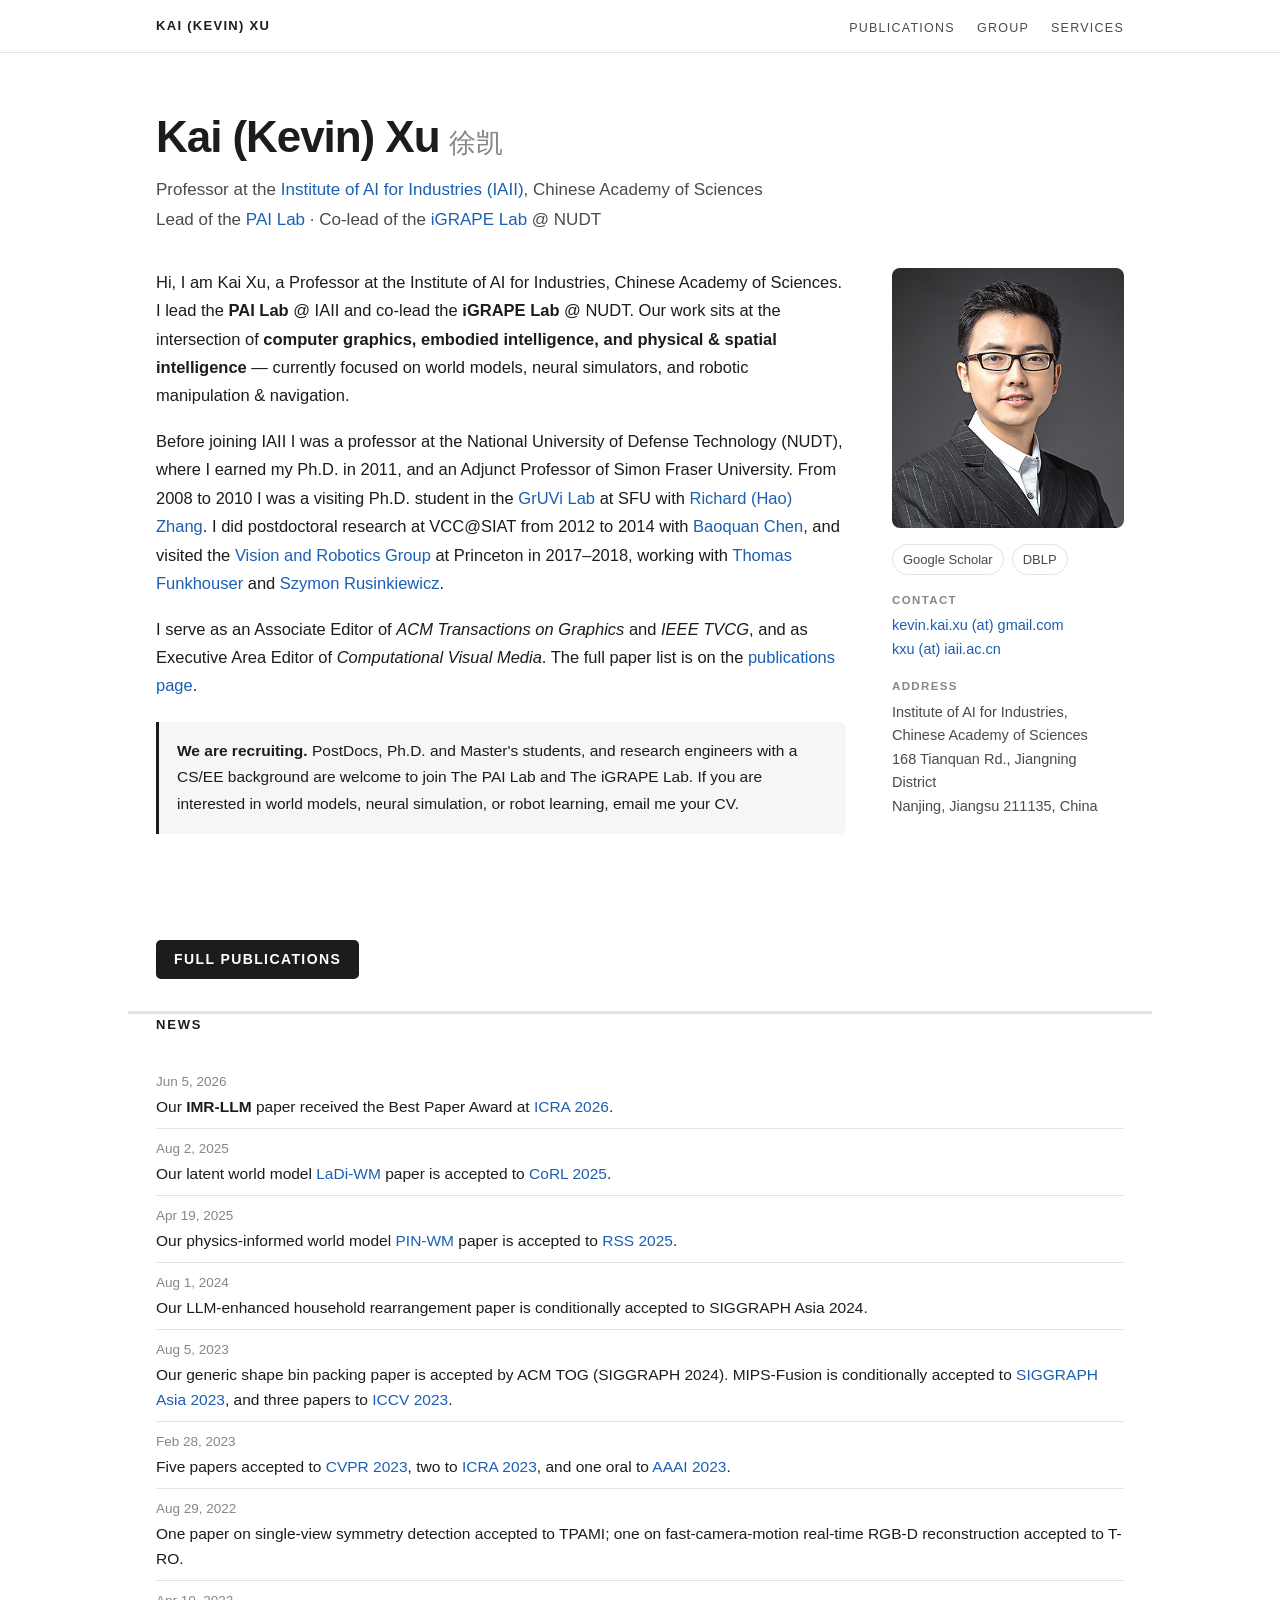
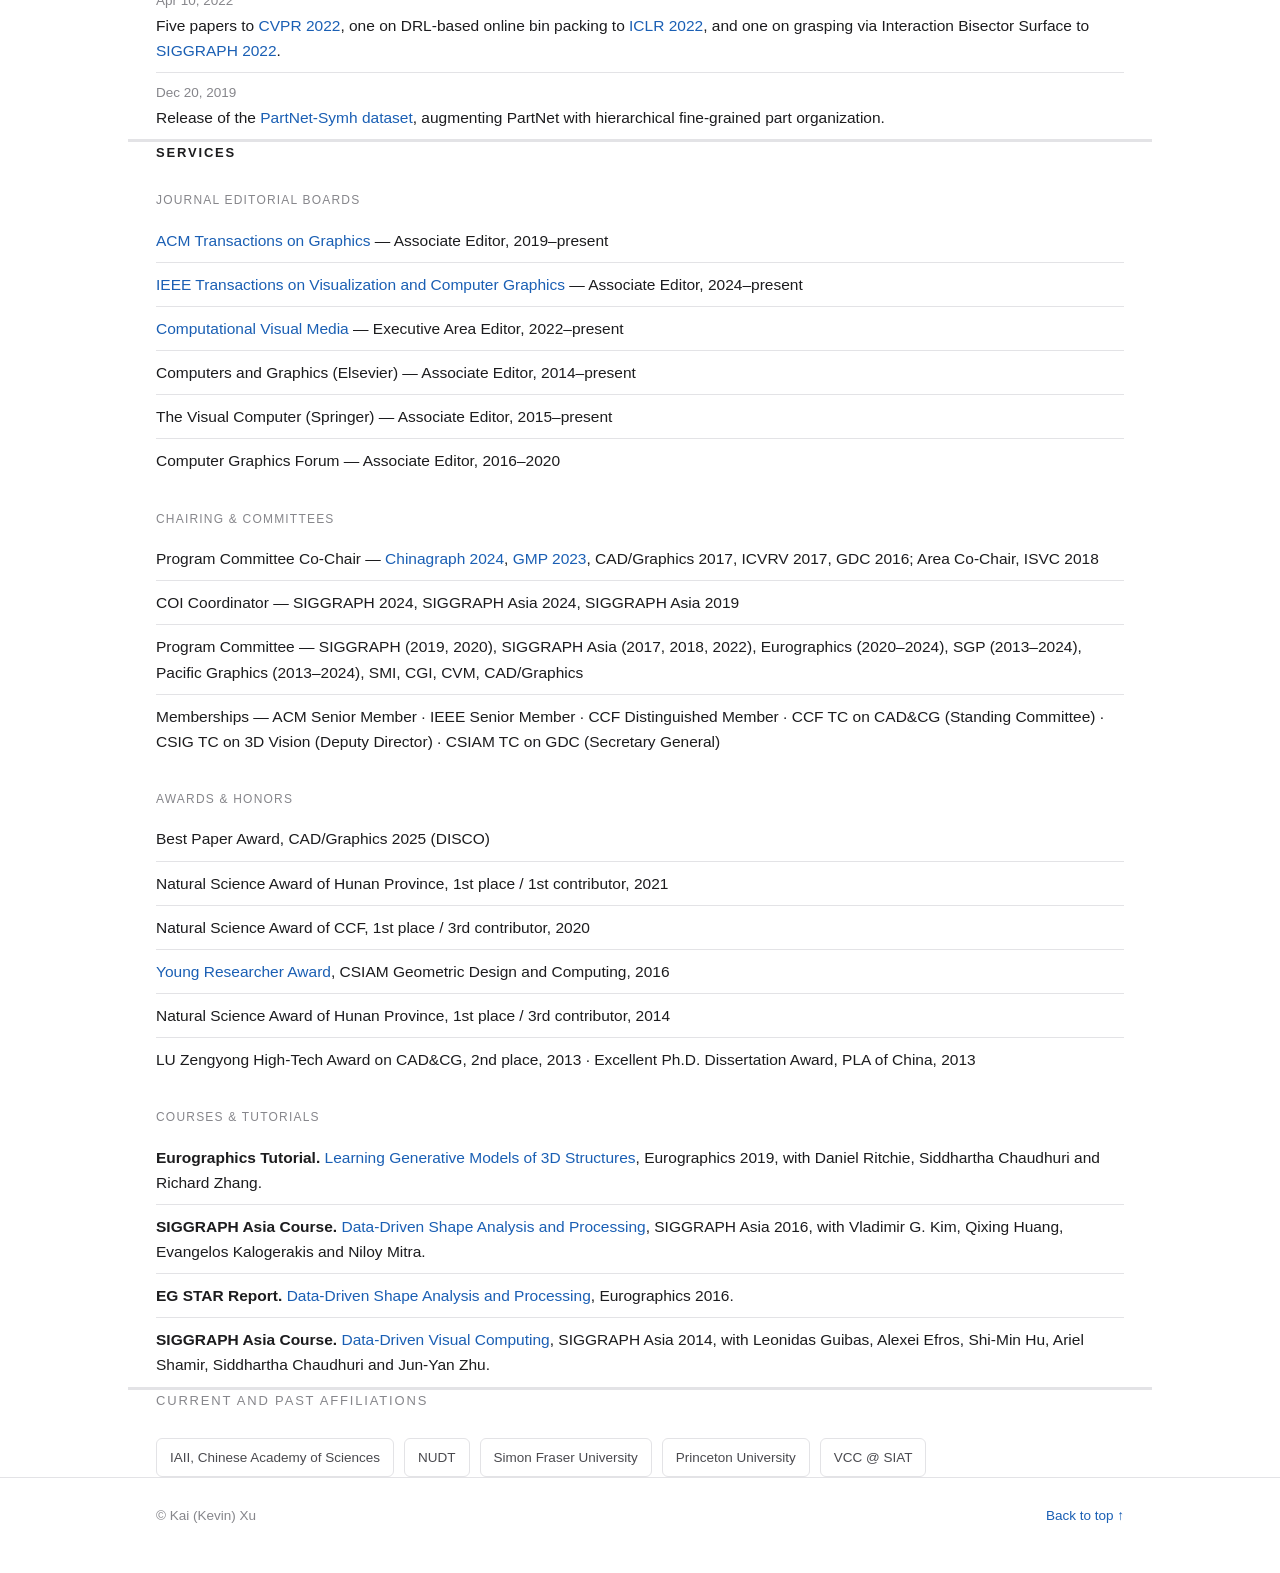
<file: index.html>
<!DOCTYPE html>
<!-- Kai (Kevin) Xu — homepage. Style ref: https://hangzhaomit.github.io/
     Paths are relative and assume this file sits at the site root next to
     style.css, images/, papers/, projects/, publications.html, group.html. -->
<html lang="en">
<head>
<meta charset="utf-8">
<meta name="viewport" content="width=device-width, initial-scale=1">
<title>Kai (Kevin) Xu</title>
<meta name="author" content="Kai (Kevin) Xu">
<meta name="description" content="Kai (Kevin) Xu — Professor at the Institute of AI for Industries (IAII), Chinese Academy of Sciences. Lead of the PAI Lab, co-lead of the iGRAPE Lab @ NUDT. Computer graphics, embodied intelligence, world models and robotic manipulation.">
<meta property="og:type" content="website">
<meta property="og:title" content="Kai (Kevin) Xu">
<meta property="og:description" content="Professor at IAII, Chinese Academy of Sciences. Computer graphics, embodied intelligence, world models, robotic manipulation and navigation.">
<meta property="og:url" content="https://kevinkaixu.net/">
<meta property="og:image" content="https://kevinkaixu.net/images/kevinxu.jpg">
<link rel="stylesheet" href="style.css">
</head>
<body>

<a id="top"></a>

<nav class="nav">
  <div class="wrap">
    <a class="home" href="index.html">Kai (Kevin) Xu</a>
    <ul>
      <li><a href="publications.html">Publications</a></li>
      <li><a href="group.html">Group</a></li>
      <li><a href="#services">Services</a></li>
    </ul>
  </div>
</nav>

<!-- ===================== HERO ===================== -->
<header class="wrap hero">
  <h1>Kai (Kevin) Xu<span class="cn">徐凯</span></h1>
  <div class="role">
    Professor at the <a href="https://iaii.cas.cn/">Institute of AI for Industries (IAII)</a>, Chinese Academy of Sciences<br>
    Lead of the <a href="group.html">PAI Lab</a> · Co-lead of the <a href="group.html">iGRAPE Lab</a> @ NUDT
  </div>

  <div class="split">
    <div class="bio">
      <p>Hi, I am Kai Xu, a Professor at the Institute of AI for Industries, Chinese Academy of Sciences. I lead the <strong>PAI Lab</strong> @ IAII and co-lead the <strong>iGRAPE Lab</strong> @ NUDT. Our work sits at the intersection of <strong>computer graphics, embodied intelligence, and physical &amp; spatial intelligence</strong> — currently focused on world models, neural simulators, and robotic manipulation &amp; navigation.</p>

      <p>Before joining IAII I was a professor at the National University of Defense Technology (NUDT), where I earned my Ph.D. in 2011, and an Adjunct Professor of Simon Fraser University. From 2008 to 2010 I was a visiting Ph.D. student in the <a href="http://gruvi.cs.sfu.ca/">GrUVi Lab</a> at SFU with <a href="http://www.cs.sfu.ca/~haoz/">Richard (Hao) Zhang</a>. I did postdoctoral research at VCC@SIAT from 2012 to 2014 with <a href="http://www.cs.sdu.edu.cn/~baoquan/">Baoquan Chen</a>, and visited the <a href="http://3dvision.princeton.edu/">Vision and Robotics Group</a> at Princeton in 2017–2018, working with <a href="https://www.cs.princeton.edu/~funk/">Thomas Funkhouser</a> and <a href="http://www.cs.princeton.edu/~smr/">Szymon Rusinkiewicz</a>.</p>

      <p>I serve as an Associate Editor of <em>ACM Transactions on Graphics</em> and <em>IEEE TVCG</em>, and as Executive Area Editor of <em>Computational Visual Media</em>. The full paper list is on the <a href="publications.html">publications page</a>.</p>

      <div class="recruit">
        <strong>We are recruiting.</strong> PostDocs, Ph.D. and Master's students, and research engineers with a CS/EE background are welcome to join The PAI Lab and The iGRAPE Lab. If you are interested in world models, neural simulation, or robot learning, email me your CV.
      </div>
    </div>

    <aside class="card">
      <img class="portrait" src="images/kevinxu.jpg" alt="Portrait of Kai Xu">
      <div class="meta">
        <div class="links" style="margin-top:12px">
          <a href="http://scholar.google.ca/citations?user=GuVkg-8AAAAJ&amp;hl=en">Google Scholar</a>
          <a href="https://dblp.org/pid/x/KaiXu4.html">DBLP</a>
        </div>

        <h4>Contact</h4>
        <a href="mailto:kevin.kai.xu@gmail.com">kevin.kai.xu (at) gmail.com</a><br>
        <a href="mailto:kxu@iaii.ac.cn">kxu (at) iaii.ac.cn</a>

        <h4>Address</h4>
        Institute of AI for Industries,<br>
        Chinese Academy of Sciences<br>
        168 Tianquan Rd., Jiangning District<br>
        Nanjing, Jiangsu 211135, China
      </div>
    </aside>
  </div>
</header>

<!-- ===================== PROJECTS ===================== -->
<!--
<section class="wrap" id="projects">
  <div class="h2">Selected Projects</div>

  <div class="proj">
    <img src="images/proj_thumbnail_SAFE-EQA.png" alt="SAFE-EQA semantic-aware embodied question answering">
    <div>
      <div class="t">SAFE-EQA: Semantic-Aware Efficient Exploration for Embodied Question Answering</div>
      <div class="a"><span class="me">Kai Xu</span> et al.</div>
      <span class="venue">ECCV 2026</span>
      <div class="q">“Guide embodied agents toward question-relevant regions by combining semantic maps, efficient exploration, and VLM reasoning.”</div>
      <div class="lk"><a href="https://media.eventhosts.cc/Conferences/ECCV2026/pdfs/9929.pdf">Paper</a></div>
    </div>
  </div>

  <div class="proj">
    <img src="images/proj_thumbnail_HoloTetSphere.png" alt="HoloTetSphere unified tetrahedral mesh reconstruction">
    <div>
      <div class="t">HoloTetSphere: Unified TetSphere Mesh Reconstruction for Physical Simulations</div>
      <div class="a">YaQiao Dai, Renjiao Yi, Zhirui Gao, Wei Chen, <span class="me">Kai Xu</span>, Chenyang Zhu</div>
      <span class="venue">ECCV 2026</span>
      <div class="q">“Topology-adaptive reconstruction of unified, single-connected tetrahedral meshes for reliable downstream physical simulation.”</div>
      <div class="lk">
        <a href="https://arxiv.org/abs/2607.08398">Paper</a>
      </div>
    </div>
  </div>

  <div class="proj">
    <img src="images/thumbs/wang_arxiv26.jpg" alt="RoboBPP benchmark">
    <div>
      <div class="t">RoboBPP: Benchmarking Robotic Online Bin Packing with Physics-based Simulation</div>
      <div class="a">Zhoufeng Wang, Hang Zhao, Juzhan Xu, Shishun Zhang, Zeyu Xiong, Ruizhen Hu, Chenyang Zhu, Zecui Zeng, <span class="me">Kai Xu</span></div>
      <span class="venue">Submitted 2026</span>
      <div class="q">“A physics-based benchmark that finally asks whether a packing plan is <em>physically</em> feasible.”</div>
      <div class="lk">
        <a href="https://www.arxiv.org/pdf/2512.04415">Paper</a>
        <a href="https://robot-bin-packing-benchmark.github.io/">Benchmark &amp; Leaderboard</a>
      </div>
    </div>
  </div>

  <div class="proj">
    <img src="images/thumbs/xu_survey26.jpg" alt="World models survey">
    <div>
      <div class="t">From Specialist to Generalist: A Comprehensive Survey on World Models</div>
      <div class="a"><span class="me">Kai Xu</span>, Hang Zhao, Ruizhen Hu, Yuhang Huang, Ziqiao Zhou, Wancheng Feng, Li Yi, Sida Peng, et al.</div>
      <span class="venue">Computational Visual Media 2026</span>
      <div class="q">“Specialist and generalist world models must coexist — precision and generalization pull in opposite directions.”</div>
      <div class="lk"><a href="https://www.techrxiv.org/users/1013287/articles/1375838-from-specialist-to-generalist-a-comprehensive-survey-on-world-models">Paper</a></div>
    </div>
  </div>

  <div class="proj">
    <img src="images/thumbs/li_rss25.jpg" alt="PIN-WM">
    <div>
      <div class="t">PIN-WM: Learning Physics-INformed World Models for Non-Prehensile Manipulation</div>
      <div class="a">Wenxuan Li, Hang Zhao, Zhiyuan Yu, Yu Du, Qin Zou, Ruizhen Hu, <span class="me">Kai Xu</span></div>
      <span class="venue">RSS 2025</span>
      <div class="q">“Identify mass, friction and restitution from vision alone — then learn a policy that transfers.”</div>
      <div class="lk">
        <a href="https://arxiv.org/abs/2504.16693">Paper</a>
        <a href="https://pinwm.github.io/">Project</a>
      </div>
    </div>
  </div>

  <div class="proj">
    <img src="images/thumbs/huang_corl25.jpg" alt="LaDi-WM">
    <div>
      <div class="t">LaDi-WM: A Latent Diffusion-Based World Model for Predictive Manipulation</div>
      <div class="a">Yuhang Huang, Jiazhao Zhang, Shilong Zou, Xinwang Liu, Ruizhen Hu, <span class="me">Kai Xu</span></div>
      <span class="venue">CoRL 2025</span>
      <div class="q">“Predicting the evolution of latent space is easier to learn — and generalizes better — than predicting pixels.”</div>
      <div class="lk">
        <a href="https://arxiv.org/abs/2505.11528">Paper</a>
        <a href="https://guhuangai.github.io/LaDiWM.github.io/">Project</a>
      </div>
    </div>
  </div>

  <div class="proj">
    <img src="images/thumbs/xiao_sig25.jpg" alt="Pin-pression gripper">
    <div>
      <div class="t">Designing Pin-pression Gripper and Learning its Dexterous Grasping with Online In-hand Adjustment</div>
      <div class="a">Hewen Xiao, Xiuping Liu, Hang Zhao, Jian Liu, <span class="me">Kai Xu</span></div>
      <span class="venue">SIGGRAPH 2025 · ACM TOG</span>
      <div class="q">“A gripper inspired by pin-pression toys: each finger reshapes itself around the object.”</div>
      <div class="lk"><a href="https://arxiv.org/abs/2505.18994">Paper</a></div>
    </div>
  </div>

  <div class="proj">
    <img src="images/thumbs/lan_tog25.jpg" alt="RemixFusion">
    <div>
      <div class="t">RemixFusion: Residual-based Mixed Representation for Large-scale Online RGB-D Reconstruction</div>
      <div class="a">Yuqing Lan, Chenyang Zhu, Shuaifeng Zhi, Jiazhao Zhang, Zhoufeng Wang, Renjiao Yi, Yijie Wang, <span class="me">Kai Xu</span></div>
      <span class="venue">SIGGRAPH Asia 2025 · ACM TOG</span>
      <div class="q">“High-quality, large-scale online RGB-D reconstruction from a residual-based mixed representation.”</div>
      <div class="lk">
        <a href="https://arxiv.org/pdf/2507.17594">Paper</a>
        <a href="https://lanlan96.github.io/RemixFusion/">Project</a>
      </div>
    </div>
  </div>

  <div class="proj">
    <img src="images/thumbs/cao_arxiv25.jpg" alt="CogNav">
    <div>
      <div class="t">CogNav: Cognitive Process Modeling for Object Goal Navigation with LLMs</div>
      <div class="a">Yihan Cao, Jiazhao Zhang, Zhinan Yu, Shuzhen Liu, Zheng Qin, Qin Zou, Bo Du, <span class="me">Kai Xu</span></div>
      <span class="venue">ICCV 2025</span>
      <div class="q">“Object search is a cognitive process, not just a perceptual one — so we model it with an LLM.”</div>
      <div class="lk">
        <a href="https://arxiv.org/pdf/2412.10439">Paper</a>
        <a href="https://yhancao.github.io/CogNav/">Project</a>
      </div>
    </div>
  </div>

  <div class="proj">
    <img src="images/proj_thumbnail_irbpp.gif" alt="Packing configuration trees">
    <div>
      <div class="t">Deliberate Planning of 3D Bin Packing on Packing Configuration Trees</div>
      <div class="a">Hang Zhao, Juzhan Xu, Kexiong Yu, Ruizhen Hu, Chenyang Zhu, Bo Du, <span class="me">Kai Xu</span></div>
      <span class="venue">IJRR 2025</span>
      <div class="q">“A full-fledged tree description of the state and action space of online 3D bin packing.”</div>
      <div class="lk">
        <a href="https://arxiv.org/abs/2504.04421">Paper</a>
        <a href="projects/irbpp.html">Project</a>
        <a href="https://github.com/alexfrom0815/IR-BPP">Code</a>
      </div>
    </div>
  </div>

  <div class="proj">
    <img src="images/thumbs/li_siga24.jpg" alt="LLM-enhanced rearrangement">
    <div>
      <div class="t">LLM-enhanced Scene Graph Learning for Household Rearrangement</div>
      <div class="a">Wenhao Li, Zhiyuan Yu, Qijin She, Zhinan Yu, Yuqing Lan, Chenyang Zhu, Ruizhen Hu, <span class="me">Kai Xu</span></div>
      <span class="venue">SIGGRAPH Asia 2024 · extended in TOG 2026</span>
      <div class="q">“Mining object functionality <em>and</em> user preference directly from the scene itself.”</div>
      <div class="lk">
        <a href="https://arxiv.org/abs/2408.12093">Paper</a>
        <a href="https://davit666.github.io/AEG-rearrangement/">Project</a>
      </div>
    </div>
  </div>

  <div class="proj">
    <img src="images/proj_thumbnail_mipsfusion.gif" alt="MIPS-Fusion">
    <div>
      <div class="t">MIPS-Fusion: Multi-Implicit-Submaps for Scalable and Robust Online Neural RGB-D Reconstruction</div>
      <div class="a">Yijie Tang, Jiazhao Zhang, Zhinan Yu, He Wang, <span class="me">Kai Xu</span></div>
      <span class="venue">SIGGRAPH Asia 2023 · ACM TOG</span>
      <div class="q">“Divide-and-conquer neural SLAM: many small implicit submaps instead of one big field.”</div>
      <div class="lk"><a href="projects/mipsfusion.html">Project</a></div>
    </div>
  </div>

  <div class="proj">
    <img src="images/proj_thumbnail_ibsgrasp.gif" alt="IBS-Grasp">
    <div>
      <div class="t">Learning High-DOF Reaching-and-Grasping via Dynamic Representation of Gripper-Object Interaction</div>
      <div class="a">Qijin She, Ruizhen Hu, Juzhan Xu, Min Liu, <span class="me">Kai Xu</span>, Hui Huang</div>
      <span class="venue">SIGGRAPH 2022 · ACM TOG</span>
      <div class="q">“Interaction Bisector Surface as a compact, gripper-agnostic state for dexterous grasping.”</div>
      <div class="lk">
        <a href="papers/she_sig22_ibsgrasp.pdf">Paper</a>
        <a href="projects/ibsgrasp.html">Project</a>
        <a href="https://github.com/qijinshe/IBS-Grasping">Code</a>
      </div>
    </div>
  </div>

  <div class="proj">
    <img src="images/proj_thumbnail_rosefusion.jpg" alt="ROSEFusion">
    <div>
      <div class="t">ROSEFusion: Random Optimization for Online Dense Reconstruction under Fast Camera Motion</div>
      <div class="a">Jiazhao Zhang, Chenyang Zhu, Lintao Zheng, <span class="me">Kai Xu</span></div>
      <span class="venue">SIGGRAPH 2021 · ACM TOG</span>
      <div class="q">“Real-time RGB-D reconstruction that survives violently fast camera motion.”</div>
      <div class="lk"><a href="projects/rosefusion.html">Project</a></div>
    </div>
  </div>

  <div class="proj">
    <img src="images/proj_thumbnail_symmetrynet.jpg" alt="SymmetryNet">
    <div>
      <div class="t">SymmetryNet: Learning to Predict Reflectional and Rotational Symmetries of 3D Shapes from Single-View RGB-D Images</div>
      <div class="a">Yifei Shi, Junwen Huang, Hongjia Zhang, Xin Xu, Szymon Rusinkiewicz, <span class="me">Kai Xu</span></div>
      <span class="venue">SIGGRAPH Asia 2020 · ACM TOG</span>
      <div class="q">“End-to-end learnable symmetry prediction from a single RGB-D view.”</div>
      <div class="lk"><a href="projects/symmetrynet.html">Project</a></div>
    </div>
  </div>

  <div class="proj">
    <img src="images/proj_thumbnail_multirobot.jpg" alt="Multi-robot scene reconstruction">
    <div>
      <div class="t">Multi-Robot Collaborative Dense Scene Reconstruction</div>
      <div class="a">Siyan Dong, <span class="me">Kai Xu</span>, Qiang Zhou, Andrea Tagliasacchi, Shiqing Xin, Matthias Nießner, Baoquan Chen</div>
      <span class="venue">SIGGRAPH 2019 · ACM TOG</span>
      <div class="q">“A fleet of robots that plans, divides and conquers an unknown indoor scene together.”</div>
      <div class="lk"><a href="projects/multirobot.html">Project</a></div>
    </div>
  </div>

  <div class="proj">
    <img src="images/proj_thumbnail_scores.jpg" alt="SCORES">
    <div>
      <div class="t">SCORES: Shape Composition with Recursive Substructure Priors</div>
      <div class="a">Chenyang Zhu, <span class="me">Kai Xu</span>, Siddhartha Chaudhuri, Renjiao Yi, Hao Zhang</div>
      <span class="venue">SIGGRAPH Asia 2018 · ACM TOG</span>
      <div class="q">“Composing a coherent shape out of incompatible parts, recursively.”</div>
      <div class="lk">
        <a href="https://arxiv.org/pdf/1809.05398">Paper</a>
        <a href="projects/scores.html">Project</a>
        <a href="projects/scores.html#code">Code &amp; Data</a>
      </div>
    </div>
  </div>

  <div class="proj">
    <img src="images/proj_thumbnail_fglabel.jpg" alt="Fine-grained component labeling">
    <div>
      <div class="t">Learning to Group and Label Fine-Grained Shape Components</div>
      <div class="a">Xiaogang Wang, Bin Zhou, Haiyue Fang, Xiaowu Chen, Qinping Zhao, <span class="me">Kai Xu</span></div>
      <span class="venue">SIGGRAPH Asia 2018 · ACM TOG</span>
      <div class="q">“Stock 3D models already encode the artist's decomposition — don't throw those components away.”</div>
      <div class="lk">
        <a href="https://arxiv.org/pdf/1809.05050">Paper</a>
        <a href="projects/fglabel.html">Project</a>
        <a href="projects/fglabel.html#code">Code &amp; Benchmark</a>
      </div>
    </div>
  </div>

  <div class="proj">
    <img src="images/proj_thumbnail_projstyle.jpg" alt="Shape style from projected lines">
    <div>
      <div class="t">Semi-Supervised Co-Analysis of 3D Shape Styles from Projected Lines</div>
      <div class="a">Fenggen Yu, Yan Zhang, <span class="me">Kai Xu</span>, Ali Mahdavi-Amiri, Hao Zhang</div>
      <span class="venue award">SIGGRAPH 2018 · Graphics Replicability Stamp</span>
      <div class="q">“Localizing style patches on 3D shapes with only weak supervision.”</div>
      <div class="lk">
        <a href="papers/yu_tog18_style.pdf">Paper</a>
        <a href="projects/projstyle.html">Project</a>
        <a href="https://github.com/FoggYu/proj_style">Code &amp; Data</a>
      </div>
    </div>
  </div>

  <div class="proj">
    <img src="images/proj_thumbnail_nbo.jpg" alt="Object-aware autoscanning">
    <div>
      <div class="t">Object-Aware Guidance for Autonomous Scene Reconstruction</div>
      <div class="a">Ligang Liu, Xi Xia, Han Sun, Hui Huang, <span class="me">Kai Xu</span></div>
      <span class="venue">SIGGRAPH 2018 · ACM TOG</span>
      <div class="q">“Interleaving next-best-object with next-best-view, in a single navigational pass.”</div>
      <div class="lk">
        <a href="papers/liu_sig18_nbo.pdf">Paper</a>
        <a href="projects/nbo.html">Project</a>
        <a href="https://github.com/againxx/nbo-autoscanning">Code</a>
      </div>
    </div>
  </div>

  <div class="proj">
    <img src="images/proj_thumbnail_tfnav.jpg" alt="Tensor field navigation">
    <div>
      <div class="t">Autonomous Reconstruction of Unknown Indoor Scenes Guided by Time-varying Tensor Fields</div>
      <div class="a"><span class="me">Kai Xu</span>, Lintao Zheng, Zihao Yan, Guohang Yan, Eugene Zhang, Matthias Nießner, Oliver Deussen, Daniel Cohen-Or, Hui Huang</div>
      <span class="venue">SIGGRAPH Asia 2017 · ACM TOG</span>
      <div class="q">“Tensor fields as a global planner for a robot exploring an unknown room.”</div>
      <div class="lk">
        <a href="projects/tfnav.html">Project</a>
        <a href="http://wiki.ros.org/tensor_field_nav">ROS Package</a>
      </div>
    </div>
  </div>

  <div class="proj">
    <img src="images/proj_thumbnail_grass.jpg" alt="GRASS">
    <div>
      <div class="t">GRASS: Generative Recursive Autoencoders for Shape Structures</div>
      <div class="a">Jun Li, <span class="me">Kai Xu</span>, Siddhartha Chaudhuri, Ersin Yumer, Hao Zhang, Leonidas Guibas</div>
      <span class="venue award">SIGGRAPH 2017 · Press Release Feature</span>
      <div class="q">“Learning a generative model of 3D shape <em>structure</em>, not just geometry.”</div>
      <div class="lk">
        <a href="projects/grass.html">Project</a>
        <a href="https://github.com/junli-lj/grass">Code</a>
        <a href="https://github.com/kevin-kaixu/grass_pytorch">PyTorch</a>
      </div>
    </div>
  </div>

  <div class="proj">
    <img src="images/proj_thumbnail_scsc.jpg" alt="Deformation-driven shape correspondence">
    <div>
      <div class="t">Deformation-Driven Shape Correspondence</div>
      <div class="a">Chenyang Zhu, Renjiao Yi, Wallace Lira, Ibraheem Alhashim, <span class="me">Kai Xu</span>, Hao Zhang</div>
      <span class="venue">SIGGRAPH 2017 · ACM TOG</span>
      <div class="q">“Structure-aware correspondence found by deforming one shape into the other.”</div>
      <div class="lk"><a href="projects/scsc.html">Project</a></div>
    </div>
  </div>

  <div class="proj">
    <img src="images/proj_thumbnail_nbv.jpg" alt="3D attention-driven depth acquisition">
    <div>
      <div class="t">3D Attention-Driven Depth Acquisition for Object Identification</div>
      <div class="a"><span class="me">Kai Xu</span>, Yifei Shi, Lintao Zheng, Junyu Zhang, Min Liu, Hui Huang, Hao Zhang, Daniel Cohen-Or, Baoquan Chen</div>
      <span class="venue">SIGGRAPH Asia 2016 · ACM TOG</span>
      <div class="q">“Where should the depth camera look next? A 3D recurrent attention model decides.”</div>
      <div class="lk">
        <a href="projects/nbv.html">Project</a>
        <a href="https://github.com/kevin-kaixu/multi_view_ram">Code</a>
      </div>
    </div>
  </div>

  <div class="proj">
    <img src="images/proj_thumbnail_pr2.jpg" alt="Autoscanning">
    <div>
      <div class="t">Autoscanning for Coupled Scene Reconstruction and Proactive Object Analysis</div>
      <div class="a"><span class="me">Kai Xu</span>, Hui Huang, Yifei Shi, Hao Li, Pinxin Long, Jianong Caichen, Wei Sun, Baoquan Chen</div>
      <span class="venue">SIGGRAPH Asia 2015 · ACM TOG</span>
      <div class="q">“A robot that reconstructs a scene and pokes at its objects to understand them.”</div>
      <div class="lk"><a href="projects/pr2scene.html">Project</a></div>
    </div>
  </div>

  <div class="proj">
    <img src="images/proj_thumbnail_geotopo.jpg" alt="Topology-varying shape correspondence">
    <div>
      <div class="t">Deformation-Driven Topology-Varying 3D Shape Correspondence</div>
      <span class="venue">SIGGRAPH Asia 2015 · ACM TOG</span>
      <div class="q">“Corresponding two shapes whose part topologies do not even match.”</div>
      <div class="lk"><a href="http://ialhashim.github.io/projects/geotopo/index.html">Project</a></div>
    </div>
  </div>

  <div class="proj">
    <img src="images/proj_thumbnail_focal.jpg" alt="Contextual focal points">
    <div>
      <div class="t">Organizing Heterogeneous Scene Collections through Contextual Focal Points</div>
      <div class="a"><span class="me">Kai Xu</span>, Rui Ma, Hao Zhang, Chenyang Zhu, Ariel Shamir, Daniel Cohen-Or, Hui Huang</div>
      <span class="venue">SIGGRAPH 2014 · ACM TOG</span>
      <div class="q">“Finding the recurring ‘focal points’ that organize a messy collection of 3D scenes.”</div>
      <div class="lk"><a href="projects/focal.html">Project</a></div>
    </div>
  </div>

  <div class="proj">
    <img src="images/proj_thumbnail_topo.jpg" alt="Structural blending">
    <div>
      <div class="t">Topology-Varying 3D Shape Creation via Structural Blending</div>
      <span class="venue">SIGGRAPH 2014 · ACM TOG</span>
      <div class="q">“Blending two shapes through their structures, letting topology change along the way.”</div>
      <div class="lk"><a href="http://ialhashim.github.io/projects/topo/index.html">Project</a></div>
    </div>
  </div>

  <div class="proj">
    <img src="images/proj_thumbnail_symbr.jpg" alt="Symmetry maximization">
    <div>
      <div class="t">Layered Analysis of Irregular Facades via Symmetry Maximization</div>
      <span class="venue">SIGGRAPH 2013 · ACM TOG</span>
      <div class="q">“Peeling an irregular building facade into layers by maximizing symmetry.”</div>
      <div class="lk">
        <a href="projects/symbr.html">Project</a>
        <a href="projects/symbr.html#code">Code &amp; Data</a>
      </div>
    </div>
  </div>

  <div class="proj">
    <img src="images/proj_thumbnail_conshier.jpg" alt="Co-hierarchical analysis">
    <div>
      <div class="t">Co-Hierarchical Analysis of Shape Structures</div>
      <span class="venue">SIGGRAPH 2013 · ACM TOG</span>
      <div class="q">“One consistent hierarchy shared across a whole set of structurally different shapes.”</div>
      <div class="lk"><a href="http://www.scs.carleton.ca/~olivervankaick/conshier">Project</a></div>
    </div>
  </div>

  <div class="proj">
    <img src="images/proj_thumbnail_civil.jpg" alt="Fit and Diverse">
    <div>
      <div class="t">Fit and Diverse: Set Evolution for Inspiring 3D Shape Galleries</div>
      <div class="a"><span class="me">Kai Xu</span>, Hao Zhang, Daniel Cohen-Or, Baoquan Chen</div>
      <span class="venue">SIGGRAPH 2012 · ACM TOG</span>
      <div class="q">“Evolving a whole set of shapes at once, balancing fitness against diversity.”</div>
      <div class="lk">
        <a href="projects/civil.html">Project</a>
        <a href="projects/civil.html#data">Data</a>
      </div>
    </div>
  </div>

  <div class="proj">
    <img src="images/proj_thumbnail_msym.jpg" alt="Multi-scale partial intrinsic symmetry">
    <div>
      <div class="t">Multi-Scale Partial Intrinsic Symmetry Detection</div>
      <span class="venue">SIGGRAPH Asia 2012 · ACM TOG</span>
      <div class="q">“Symmetry is scale-dependent — so detect it across scales, and only partially.”</div>
      <div class="lk"><a href="projects/msym.html">Project</a></div>
    </div>
  </div>

  <div class="proj">
    <img src="images/proj_thumbnail_photo.jpg" alt="Photo-inspired modeling">
    <div>
      <div class="t">Photo-Inspired Model-Driven 3D Object Modeling</div>
      <div class="a"><span class="me">Kai Xu</span>, Hanlin Zheng, Hao Zhang, Daniel Cohen-Or, Ligang Liu, Yueshan Xiong</div>
      <span class="venue">SIGGRAPH 2011 · ACM TOG</span>
      <div class="q">“Turning a single photograph into a 3D model by deforming a structured template.”</div>
      <div class="lk"><a href="projects/photo-inspired.html">Project</a></div>
    </div>
  </div>

  <div class="proj">
    <img src="images/proj_thumbnail_style.jpg" alt="Style-content separation">
    <div>
      <div class="t">Style-Content Separation by Anisotropic Part Scales</div>
      <span class="venue">SIGGRAPH Asia 2010 · ACM TOG</span>
      <div class="q">“Style lives in the anisotropic scales of parts; content lives in what the parts are.”</div>
      <div class="lk"><a href="projects/style.html">Project</a></div>
    </div>
  </div>

  <div class="proj">
    <img src="images/proj_thumbnail_pirs.jpg" alt="Partial intrinsic reflectional symmetry">
    <div>
      <div class="t">Partial Intrinsic Reflectional Symmetry of 3D Shapes</div>
      <div class="a"><span class="me">Kai Xu</span>, Hao Zhang, Andrea Tagliasacchi, Ligang Liu, Guo Li, Min Meng, Yueshan Xiong</div>
      <span class="venue">SIGGRAPH Asia 2009 · ACM TOG</span>
      <div class="q">“A voting scheme that turns partial symmetries into an intrinsic reflectional symmetry axis transform.”</div>
      <div class="lk"><a href="projects/pirs.html">Project</a></div>
    </div>
  </div>

  <div class="proj">
    <img src="images/proj_thumbnail_fast.jpg" alt="Feature-aligned shape texturing">
    <div>
      <div class="t">Feature-Aligned Shape Texturing</div>
      <div class="a"><span class="me">Kai Xu</span>, Daniel Cohen-Or, Tao Ju, Ligang Liu, Hao Zhang, Shizhe Zhou, Yueshan Xiong</div>
      <span class="venue">SIGGRAPH Asia 2009 · ACM TOG</span>
      <div class="q">“Texture that follows the shape's own feature lines.”</div>
      <div class="lk">
        <a href="projects/fast.html">Project</a>
        <a href="code/fast_code.html">Code</a>
      </div>
    </div>
  </div>

  <div class="more">The complete publication list, including papers not shown here, is on the <a href="publications.html">publications page</a>.</div>
</section>
-->

<section class="wrap full-publications-section">
  <div class="more"><a class="full-publications-button" href="publications.html">FULL PUBLICATIONS</a></div>
</section>

<!-- ===================== NEWS ===================== -->
<section class="wrap" id="news">
  <div class="h2 strong-section-title">News</div>
  <ul class="rows">
    <li><span class="d">Jun 5, 2026</span>Our <strong>IMR-LLM</strong> paper received the Best Paper Award at <a href="https://www.icra2026.org/">ICRA 2026</a>.</li>
    <li><span class="d">Aug 2, 2025</span>Our latent world model <a href="https://arxiv.org/abs/2505.11528">LaDi-WM</a> paper is accepted to <a href="https://corl.org/">CoRL 2025</a>.</li>
    <li><span class="d">Apr 19, 2025</span>Our physics-informed world model <a href="https://arxiv.org/abs/2504.16693">PIN-WM</a> paper is accepted to <a href="https://roboticsconference.org/">RSS 2025</a>.</li>
    <li><span class="d">Aug 1, 2024</span>Our LLM-enhanced household rearrangement paper is conditionally accepted to SIGGRAPH Asia 2024.</li>
    <li><span class="d">Aug 5, 2023</span>Our generic shape bin packing paper is accepted by ACM TOG (SIGGRAPH 2024). MIPS-Fusion is conditionally accepted to <a href="https://asia.siggraph.org/2023/">SIGGRAPH Asia 2023</a>, and three papers to <a href="https://iccv2023.thecvf.com/">ICCV 2023</a>.</li>
    <li><span class="d">Feb 28, 2023</span>Five papers accepted to <a href="http://cvpr2023.thecvf.com/">CVPR 2023</a>, two to <a href="https://www.icra2023.org/">ICRA 2023</a>, and one oral to <a href="https://aaai-23.aaai.org/">AAAI 2023</a>.</li>
    <li><span class="d">Aug 29, 2022</span>One paper on single-view symmetry detection accepted to TPAMI; one on fast-camera-motion real-time RGB-D reconstruction accepted to T-RO.</li>
    <li><span class="d">Apr 10, 2022</span>Five papers to <a href="http://cvpr2022.thecvf.com/">CVPR 2022</a>, one on DRL-based online bin packing to <a href="https://iclr.cc/">ICLR 2022</a>, and one on grasping via Interaction Bisector Surface to <a href="https://s2022.siggraph.org/">SIGGRAPH 2022</a>.</li>
    <li><span class="d">Dec 20, 2019</span>Release of the <a href="https://github.com/kevin-kaixu/partnet-symh">PartNet-Symh dataset</a>, augmenting PartNet with hierarchical fine-grained part organization.</li>
  </ul>
</section>

<!-- ===================== SERVICES ===================== -->
<section class="wrap" id="services">
  <div class="h2 strong-section-title">Services</div>

  <div class="sub">Journal Editorial Boards</div>
  <ul class="rows">
    <li><a href="https://dl.acm.org/journal/tog/editorial-board">ACM Transactions on Graphics</a> — Associate Editor, 2019–present</li>
    <li><a href="https://www.computer.org/csdl/journal/tg">IEEE Transactions on Visualization and Computer Graphics</a> — Associate Editor, 2024–present</li>
    <li><a href="https://www.springer.com/journal/41095/editors">Computational Visual Media</a> — Executive Area Editor, 2022–present</li>
    <li>Computers and Graphics (Elsevier) — Associate Editor, 2014–present</li>
    <li>The Visual Computer (Springer) — Associate Editor, 2015–present</li>
    <li>Computer Graphics Forum — Associate Editor, 2016–2020</li>
  </ul>

  <div class="sub">Chairing &amp; Committees</div>
  <ul class="rows">
    <li>Program Committee Co-Chair — <a href="https://chinagraph2024.hsu.edu.cn/">Chinagraph 2024</a>, <a href="https://gmpconf.github.io/GMP2023/index.html">GMP 2023</a>, CAD/Graphics 2017, ICVRV 2017, GDC 2016; Area Co-Chair, ISVC 2018</li>
    <li>COI Coordinator — SIGGRAPH 2024, SIGGRAPH Asia 2024, SIGGRAPH Asia 2019</li>
    <li>Program Committee — SIGGRAPH (2019, 2020), SIGGRAPH Asia (2017, 2018, 2022), Eurographics (2020–2024), SGP (2013–2024), Pacific Graphics (2013–2024), SMI, CGI, CVM, CAD/Graphics</li>
    <li>Memberships — ACM Senior Member · IEEE Senior Member · CCF Distinguished Member · CCF TC on CAD&amp;CG (Standing Committee) · CSIG TC on 3D Vision (Deputy Director) · CSIAM TC on GDC (Secretary General)</li>
  </ul>

  <div class="sub">Awards &amp; Honors</div>
  <ul class="rows">
    <li>Best Paper Award, CAD/Graphics 2025 (DISCO)</li>
    <li>Natural Science Award of Hunan Province, 1st place / 1st contributor, 2021</li>
    <li>Natural Science Award of CCF, 1st place / 3rd contributor, 2020</li>
    <li><a href="http://47.89.51.189/gdc/?page_id=1078">Young Researcher Award</a>, CSIAM Geometric Design and Computing, 2016</li>
    <li>Natural Science Award of Hunan Province, 1st place / 3rd contributor, 2014</li>
    <li>LU Zengyong High-Tech Award on CAD&amp;CG, 2nd place, 2013 · Excellent Ph.D. Dissertation Award, PLA of China, 2013</li>
  </ul>

  <div class="sub">Courses &amp; Tutorials</div>
  <ul class="rows">
    <li><strong>Eurographics Tutorial.</strong> <a href="https://3dstructgen.github.io/">Learning Generative Models of 3D Structures</a>, Eurographics 2019, with Daniel Ritchie, Siddhartha Chaudhuri and Richard Zhang.</li>
    <li><strong>SIGGRAPH Asia Course.</strong> <a href="papers/xu_siga16course_ddsap.pdf">Data-Driven Shape Analysis and Processing</a>, SIGGRAPH Asia 2016, with Vladimir G. Kim, Qixing Huang, Evangelos Kalogerakis and Niloy Mitra.</li>
    <li><strong>EG STAR Report.</strong> <a href="http://wp.cs.umass.edu/datadrivenshape/">Data-Driven Shape Analysis and Processing</a>, Eurographics 2016.</li>
    <li><strong>SIGGRAPH Asia Course.</strong> <a href="courses/ddvc.html">Data-Driven Visual Computing</a>, SIGGRAPH Asia 2014, with Leonidas Guibas, Alexei Efros, Shi-Min Hu, Ariel Shamir, Siddhartha Chaudhuri and Jun-Yan Zhu.</li>
  </ul>
</section>

<!-- ===================== AFFILIATIONS ===================== -->
<section class="wrap">
  <div class="h2">Current and Past Affiliations</div>
  <div class="affil">
    <a href="https://iaii.cas.cn/">IAII, Chinese Academy of Sciences</a>
    <a href="https://english.nudt.edu.cn/">NUDT</a>
    <a href="https://www.sfu.ca/">Simon Fraser University</a>
    <a href="https://www.princeton.edu/">Princeton University</a>
    <a href="http://vcc.siat.ac.cn/">VCC @ SIAT</a>
  </div>
</section>

<footer>
  <div class="wrap">
    <span>© Kai (Kevin) Xu</span>
    <span><a href="#top">Back to top ↑</a></span>
  </div>
</footer>

<script>
// Portrait: try a few likely filenames before falling back to a placeholder.
(function () {
  var p = document.querySelector('.portrait');
  if (!p) return;
  var queue = (p.dataset.alt || '').split(',').filter(Boolean);
  p.addEventListener('error', function () {
    if (queue.length) { p.src = queue.shift(); return; }
    var d = document.createElement('div');
    d.className = 'portrait-ph';
    d.textContent = 'add your photo as images/kevin.jpg';
    p.replaceWith(d);
  });
})();

// Any other missing image degrades to a labelled tile, never a broken icon.
document.querySelectorAll('.proj img').forEach(function (img) {
  img.addEventListener('error', function () {
    var d = document.createElement('div');
    d.className = 'ph';
    d.textContent = (img.getAttribute('src') || '').split('/').pop();
    img.replaceWith(d);
  });
});
</script>

</body>
</html>
</file>
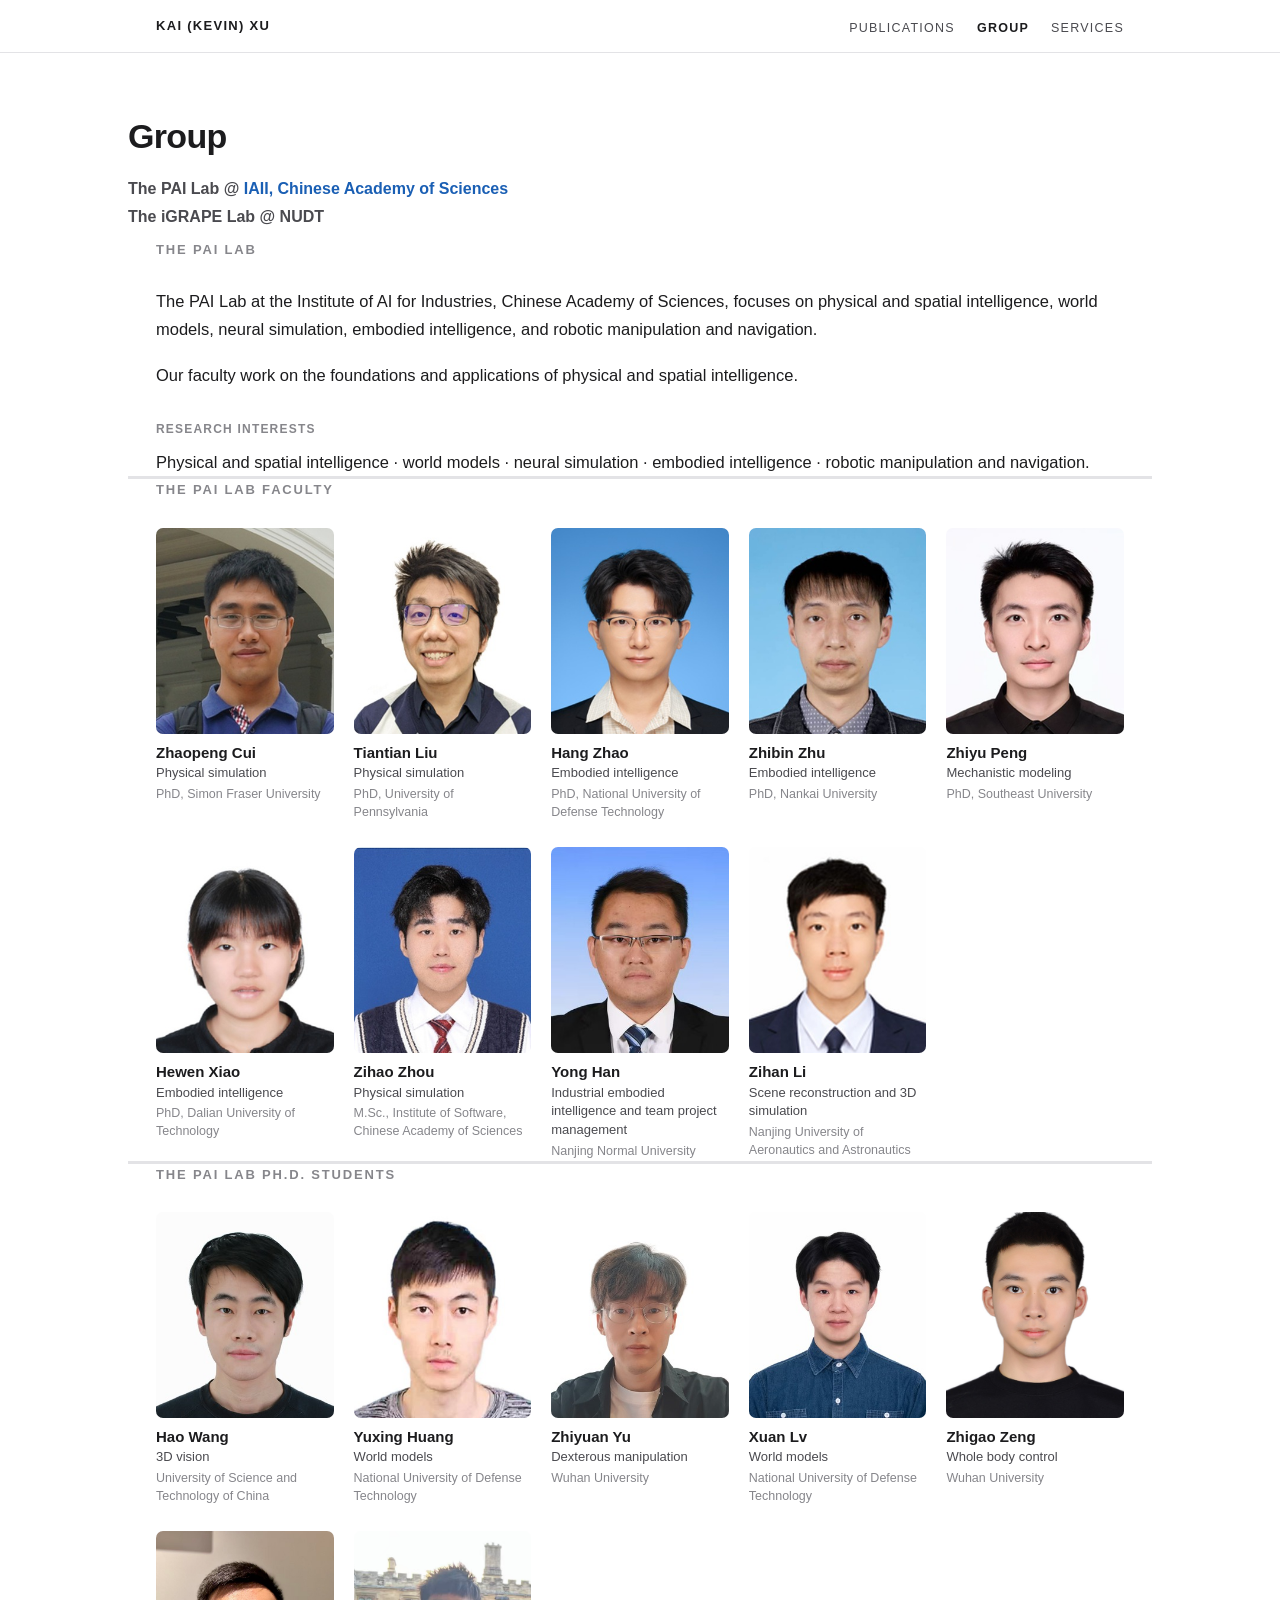
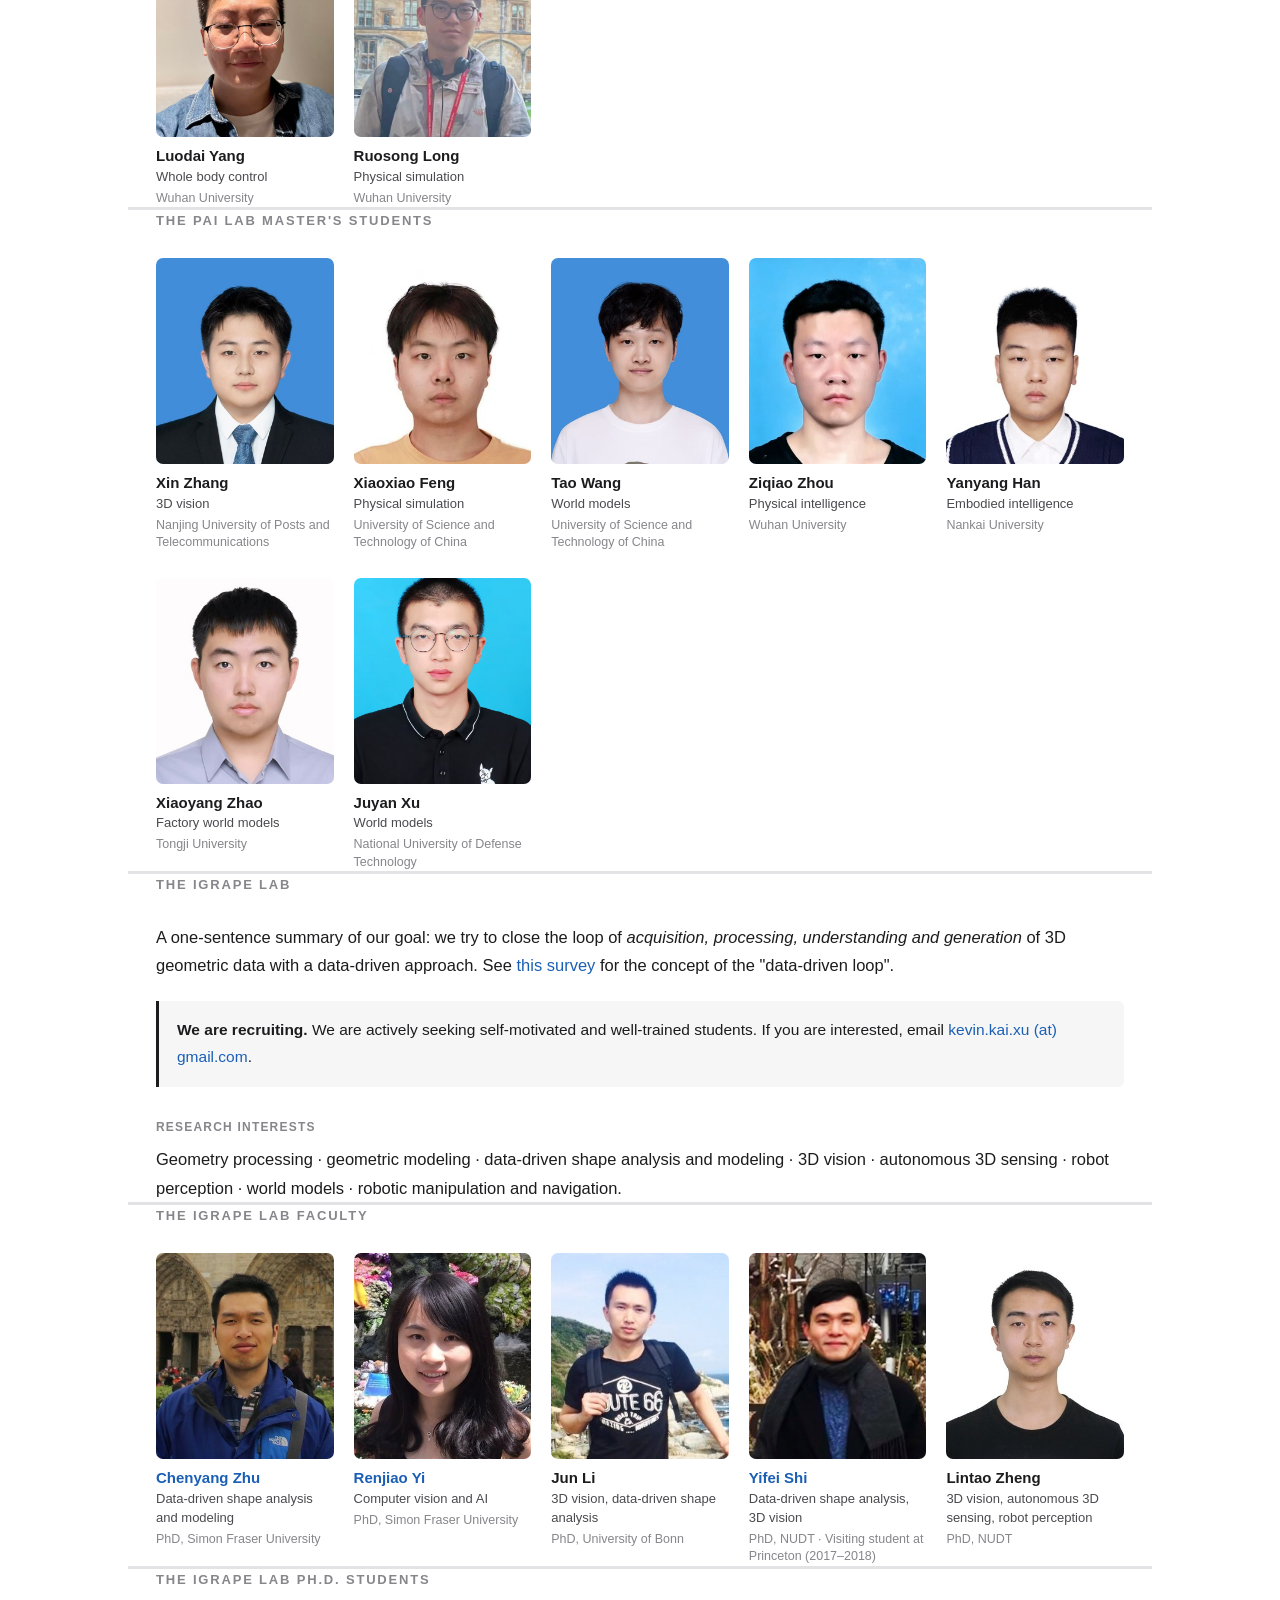
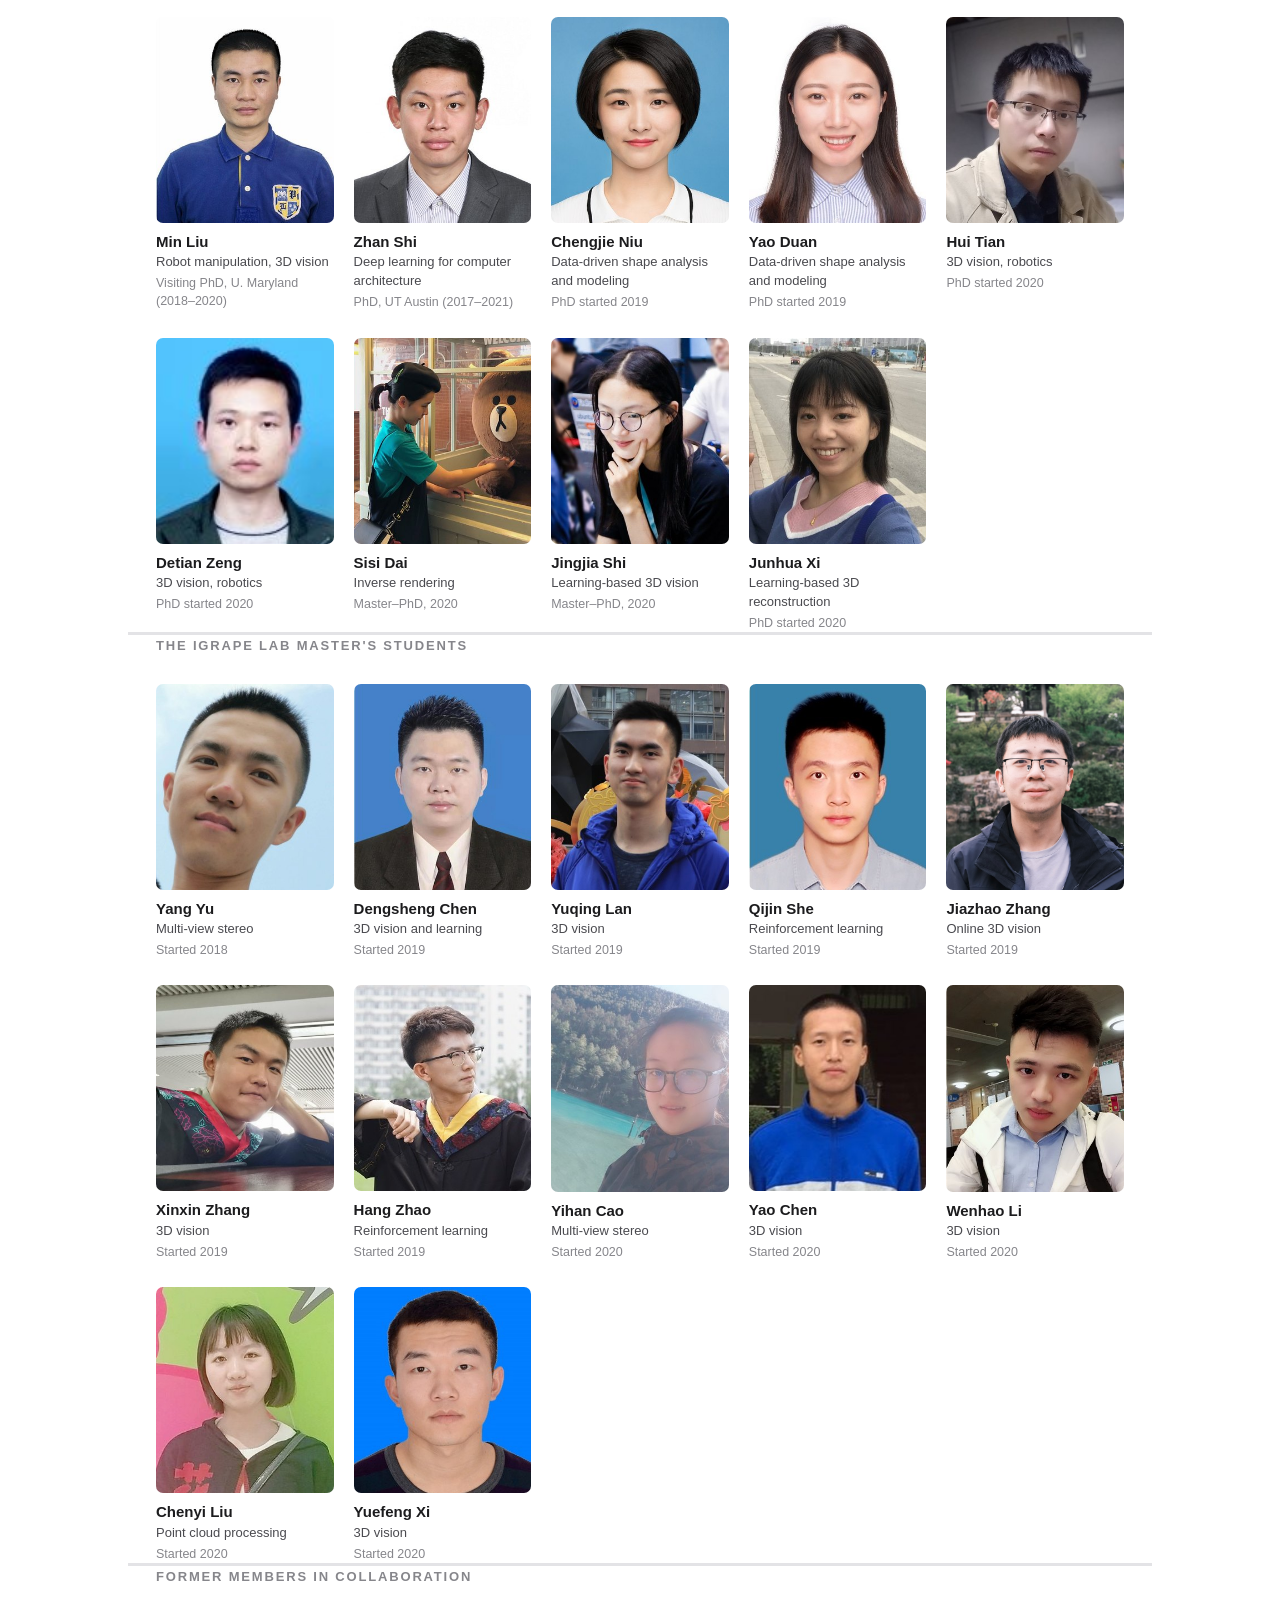
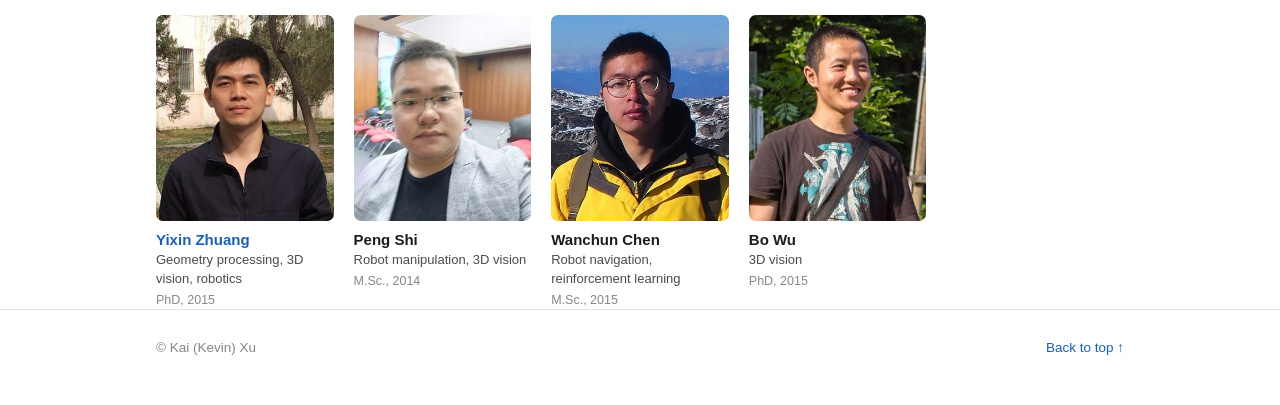
<file: group.html>
<!DOCTYPE html>
<!-- Kai (Kevin) Xu — group page.
     The PAI Lab member lists below are grouped by role; portraits live in images/people/. The iGRAPE Lab member list was carried over from the old group page. A missing portrait degrades to an initial, not a broken image icon. -->
<html lang="en">
<head>
<meta charset="utf-8">
<meta name="viewport" content="width=device-width, initial-scale=1">
<title>Group — Kai (Kevin) Xu</title>
<meta name="description" content="The PAI Lab @ IAII, Chinese Academy of Sciences, and The iGRAPE Lab @ NUDT — led by Kai (Kevin) Xu. Geometry processing, 3D vision, robotic manipulation and navigation.">
<link rel="stylesheet" href="style.css">
</head>
<body class="group-page">

<a id="top"></a>

<nav class="nav">
  <div class="wrap">
    <a class="home" href="index.html">Kai (Kevin) Xu</a>
    <ul>
      <li><a href="publications.html">Publications</a></li>
      <li><a class="on" href="group.html">Group</a></li>
      <li><a href="index.html#services">Services</a></li>
    </ul>
  </div>
</nav>

<header class="wrap phero">
  <h1>Group</h1>
  <div class="role">
    <strong>The PAI Lab @ <a href="https://iaii.cas.cn/">IAII, Chinese Academy of Sciences</a><br>
    The iGRAPE Lab @ NUDT</strong>
  </div>
</header>

<section class="wrap">
  <div class="h2">The PAI Lab</div>
  <p>The PAI Lab at the Institute of AI for Industries, Chinese Academy of Sciences, focuses on physical and spatial intelligence, world models, neural simulation, embodied intelligence, and robotic manipulation and navigation.</p>

  <p>Our faculty work on the foundations and applications of physical and spatial intelligence.</p>

  <div class="sub" style="margin-top:30px">Research Interests</div>
  <p style="margin-bottom:0">Physical and spatial intelligence · world models · neural simulation · embodied intelligence · robotic manipulation and navigation.</p>
</section>

<section class="wrap">
  <div class="h2">The PAI Lab Faculty</div>
  <div class="people">

    <div class="person">
      <img src="images/people/pai_zhaopeng-cui.jpg" alt="Zhaopeng Cui">
      <div class="n">Zhaopeng Cui</div>
      <div class="r">Physical simulation</div>
      <div class="y">PhD, Simon Fraser University</div>
    </div>

    <div class="person">
      <img src="images/people/pai_tiantian-liu.jpg" alt="Tiantian Liu">
      <div class="n">Tiantian Liu</div>
      <div class="r">Physical simulation</div>
      <div class="y">PhD, University of Pennsylvania</div>
    </div>

    <div class="person">
      <img src="images/people/pai_hang-zhao.jpg" alt="Hang Zhao">
      <div class="n">Hang Zhao</div>
      <div class="r">Embodied intelligence</div>
      <div class="y">PhD, National University of Defense Technology</div>
    </div>

    <div class="person">
      <img src="images/people/pai_zhibin-zhu.jpg" alt="Zhibin Zhu">
      <div class="n">Zhibin Zhu</div>
      <div class="r">Embodied intelligence</div>
      <div class="y">PhD, Nankai University</div>
    </div>

    <div class="person">
      <img src="images/people/pai_zhiyu-peng.jpg" alt="Zhiyu Peng">
      <div class="n">Zhiyu Peng</div>
      <div class="r">Mechanistic modeling</div>
      <div class="y">PhD, Southeast University</div>
    </div>

    <div class="person">
      <img src="images/people/pai_hewen-xiao.jpg" alt="Hewen Xiao">
      <div class="n">Hewen Xiao</div>
      <div class="r">Embodied intelligence</div>
      <div class="y">PhD, Dalian University of Technology</div>
    </div>

    <div class="person">
      <img src="images/people/pai_zihao-zhou.jpg" alt="Zihao Zhou">
      <div class="n">Zihao Zhou</div>
      <div class="r">Physical simulation</div>
      <div class="y">M.Sc., Institute of Software, Chinese Academy of Sciences</div>
    </div>

    <div class="person">
      <img src="images/people/pai_han-yong.jpg" alt="Yong Han">
      <div class="n">Yong Han</div>
      <div class="r">Industrial embodied intelligence and team project management</div>
      <div class="y">Nanjing Normal University</div>
    </div>

    <div class="person">
      <img src="images/people/pai_li-zihan.jpg" alt="Zihan Li">
      <div class="n">Zihan Li</div>
      <div class="r">Scene reconstruction and 3D simulation</div>
      <div class="y">Nanjing University of Aeronautics and Astronautics</div>
    </div>

  </div>
</section>

<section class="wrap">
  <div class="h2">The PAI Lab Ph.D. Students</div>
  <div class="people">

    <div class="person">
      <img src="images/people/pai_wang-hao.jpg" alt="Hao Wang">
      <div class="n">Hao Wang</div>
      <div class="r">3D vision</div>
      <div class="y">University of Science and Technology of China</div>
    </div>

    <div class="person">
      <img src="images/people/pai_yuxing-huang.jpg" alt="Yuxing Huang">
      <div class="n">Yuxing Huang</div>
      <div class="r">World models</div>
      <div class="y">National University of Defense Technology</div>
    </div>

    <div class="person">
      <img src="images/people/pai_zhiyuan-yu.jpg" alt="Zhiyuan Yu">
      <div class="n">Zhiyuan Yu</div>
      <div class="r">Dexterous manipulation</div>
      <div class="y">Wuhan University</div>
    </div>

    <div class="person">
      <img src="images/people/pai_xuan-lv.jpg" alt="Xuan Lv">
      <div class="n">Xuan Lv</div>
      <div class="r">World models</div>
      <div class="y">National University of Defense Technology</div>
    </div>

    <div class="person">
      <img src="images/people/ZhigaoZeng.jpg" alt="Zhigao Zeng">
      <div class="n">Zhigao Zeng</div>
      <div class="r">Whole body control</div>
      <div class="y">Wuhan University</div>
    </div>

    <div class="person">
      <img src="images/people/LuodaiYang.jpg" alt="Luodai Yang">
      <div class="n">Luodai Yang</div>
      <div class="r">Whole body control</div>
      <div class="y">Wuhan University</div>
    </div>

    <div class="person">
      <img src="images/people/RuosongLong.png" alt="Ruosong Long">
      <div class="n">Ruosong Long</div>
      <div class="r">Physical simulation</div>
      <div class="y">Wuhan University</div>
    </div>

  </div>
</section>

<section class="wrap">
  <div class="h2">The PAI Lab Master's Students</div>
  <div class="people">

    <div class="person">
      <img src="images/people/pai_zhang-xin.jpg" alt="Xin Zhang">
      <div class="n">Xin Zhang</div>
      <div class="r">3D vision</div>
      <div class="y">Nanjing University of Posts and Telecommunications</div>
    </div>

    <div class="person">
      <img src="images/people/pai_feng-xiaoxiao.jpg" alt="Xiaoxiao Feng">
      <div class="n">Xiaoxiao Feng</div>
      <div class="r">Physical simulation</div>
      <div class="y">University of Science and Technology of China</div>
    </div>

    <div class="person">
      <img src="images/people/pai_wang-tao.jpg" alt="Tao Wang">
      <div class="n">Tao Wang</div>
      <div class="r">World models</div>
      <div class="y">University of Science and Technology of China</div>
    </div>

    <div class="person">
      <img src="images/people/pai_ziqiao-zhou.jpg" alt="Ziqiao Zhou">
      <div class="n">Ziqiao Zhou</div>
      <div class="r">Physical intelligence</div>
      <div class="y">Wuhan University</div>
    </div>

    <div class="person">
      <img src="images/people/pai_han-yanyang.jpg" alt="Yanyang Han">
      <div class="n">Yanyang Han</div>
      <div class="r">Embodied intelligence</div>
      <div class="y">Nankai University</div>
    </div>

    <div class="person">
      <img src="images/people/pai_zhao-xiaoyang.jpg" alt="Xiaoyang Zhao">
      <div class="n">Xiaoyang Zhao</div>
      <div class="r">Factory world models</div>
      <div class="y">Tongji University</div>
    </div>

    <div class="person">
      <img src="images/people/JuyanXu.jpg" alt="Juyan Xu">
      <div class="n">Juyan Xu</div>
      <div class="r">World models</div>
      <div class="y">National University of Defense Technology</div>
    </div>

  </div>
</section>

<section class="wrap">
  <div class="h2">The iGRAPE Lab</div>

  <p>A one-sentence summary of our goal: we try to close the loop of <em>acquisition, processing, understanding and generation</em> of 3D geometric data with a data-driven approach. See <a href="papers/xu_siga16course_ddsap.pdf">this survey</a> for the concept of the "data-driven loop".</p>

  <div class="recruit">
    <strong>We are recruiting.</strong> We are actively seeking self-motivated and well-trained students. If you are interested, email <a href="mailto:kevin.kai.xu@gmail.com">kevin.kai.xu (at) gmail.com</a>.
  </div>

  <div class="sub" style="margin-top:30px">Research Interests</div>
  <p style="margin-bottom:0">Geometry processing · geometric modeling · data-driven shape analysis and modeling · 3D vision · autonomous 3D sensing · robot perception · world models · robotic manipulation and navigation.</p>
</section>

<section class="wrap">
  <div class="h2">The iGRAPE Lab Faculty</div>
  <div class="people">

    <div class="person">
      <a href="http://www.sfu.ca/~cza68/"><img src="images/people/zhuchenyang.jpg" alt="Chenyang Zhu"></a>
      <div class="n"><a href="http://www.sfu.ca/~cza68/">Chenyang Zhu</a></div>
      <div class="r">Data-driven shape analysis and modeling</div>
      <div class="y">PhD, Simon Fraser University</div>
    </div>

    <div class="person">
      <a href="http://www.sfu.ca/~renjiaoy/"><img src="images/people/yirenjiao.jpg" alt="Renjiao Yi"></a>
      <div class="n"><a href="http://www.sfu.ca/~renjiaoy/">Renjiao Yi</a></div>
      <div class="r">Computer vision and AI</div>
      <div class="y">PhD, Simon Fraser University</div>
    </div>

    <div class="person">
      <img src="images/people/lijun.jpg" alt="Jun Li">
      <div class="n">Jun Li</div>
      <div class="r">3D vision, data-driven shape analysis</div>
      <div class="y">PhD, University of Bonn</div>
    </div>

    <div class="person">
      <a href="http://www.yifeishi.net/"><img src="images/people/shiyifei.jpg" alt="Yifei Shi"></a>
      <div class="n"><a href="http://www.yifeishi.net/">Yifei Shi</a></div>
      <div class="r">Data-driven shape analysis, 3D vision</div>
      <div class="y">PhD, NUDT · Visiting student at Princeton (2017–2018)</div>
    </div>

    <div class="person">
      <img src="images/people/zhenglintao.jpg" alt="Lintao Zheng">
      <div class="n">Lintao Zheng</div>
      <div class="r">3D vision, autonomous 3D sensing, robot perception</div>
      <div class="y">PhD, NUDT</div>
    </div>

  </div>
</section>

<section class="wrap">
  <div class="h2">The iGRAPE Lab Ph.D. Students</div>
  <div class="people">

    <div class="person">
      <img src="images/people/liumin.jpg" alt="Min Liu">
      <div class="n">Min Liu</div>
      <div class="r">Robot manipulation, 3D vision</div>
      <div class="y">Visiting PhD, U. Maryland (2018–2020)</div>
    </div>

    <div class="person">
      <img src="images/people/shizhan.jpg" alt="Zhan Shi">
      <div class="n">Zhan Shi</div>
      <div class="r">Deep learning for computer architecture</div>
      <div class="y">PhD, UT Austin (2017–2021)</div>
    </div>

    <div class="person">
      <img src="images/people/niuchengjie.jpg" alt="Chengjie Niu">
      <div class="n">Chengjie Niu</div>
      <div class="r">Data-driven shape analysis and modeling</div>
      <div class="y">PhD started 2019</div>
    </div>

    <div class="person">
      <img src="images/people/duanyao.jpg" alt="Yao Duan">
      <div class="n">Yao Duan</div>
      <div class="r">Data-driven shape analysis and modeling</div>
      <div class="y">PhD started 2019</div>
    </div>

    <div class="person">
      <img src="images/people/tianhui.jpg" alt="Hui Tian">
      <div class="n">Hui Tian</div>
      <div class="r">3D vision, robotics</div>
      <div class="y">PhD started 2020</div>
    </div>

    <div class="person">
      <img src="images/people/zengdetian.jpg" alt="Detian Zeng">
      <div class="n">Detian Zeng</div>
      <div class="r">3D vision, robotics</div>
      <div class="y">PhD started 2020</div>
    </div>

    <div class="person">
      <img src="images/people/daisisi.jpg" alt="Sisi Dai">
      <div class="n">Sisi Dai</div>
      <div class="r">Inverse rendering</div>
      <div class="y">Master–PhD, 2020</div>
    </div>

    <div class="person">
      <img src="images/people/shijingjia.jpg" alt="Jingjia Shi">
      <div class="n">Jingjia Shi</div>
      <div class="r">Learning-based 3D vision</div>
      <div class="y">Master–PhD, 2020</div>
    </div>

    <div class="person">
      <img src="images/people/xijunhua.jpg" alt="Junhua Xi">
      <div class="n">Junhua Xi</div>
      <div class="r">Learning-based 3D reconstruction</div>
      <div class="y">PhD started 2020</div>
    </div>

  </div>
</section>

<section class="wrap">
  <div class="h2">The iGRAPE Lab Master's Students</div>
  <div class="people">

    <div class="person">
      <img src="images/people/yuyang.jpg" alt="Yang Yu">
      <div class="n">Yang Yu</div>
      <div class="r">Multi-view stereo</div>
      <div class="y">Started 2018</div>
    </div>

    <div class="person">
      <img src="images/people/chendengsheng.jpg" alt="Dengsheng Chen">
      <div class="n">Dengsheng Chen</div>
      <div class="r">3D vision and learning</div>
      <div class="y">Started 2019</div>
    </div>

    <div class="person">
      <img src="images/people/lanyuqing.jpg" alt="Yuqing Lan">
      <div class="n">Yuqing Lan</div>
      <div class="r">3D vision</div>
      <div class="y">Started 2019</div>
    </div>

    <div class="person">
      <img src="images/people/sheqijin.jpg" alt="Qijin She">
      <div class="n">Qijin She</div>
      <div class="r">Reinforcement learning</div>
      <div class="y">Started 2019</div>
    </div>

    <div class="person">
      <img src="images/people/zhangjiazhao.jpg" alt="Jiazhao Zhang">
      <div class="n">Jiazhao Zhang</div>
      <div class="r">Online 3D vision</div>
      <div class="y">Started 2019</div>
    </div>

    <div class="person">
      <img src="images/people/zhangxinxin.jpg" alt="Xinxin Zhang">
      <div class="n">Xinxin Zhang</div>
      <div class="r">3D vision</div>
      <div class="y">Started 2019</div>
    </div>

    <div class="person">
      <img src="images/people/zhaohang.jpg" alt="Hang Zhao">
      <div class="n">Hang Zhao</div>
      <div class="r">Reinforcement learning</div>
      <div class="y">Started 2019</div>
    </div>

    <div class="person">
      <img src="images/people/caoyihan.jpg" alt="Yihan Cao">
      <div class="n">Yihan Cao</div>
      <div class="r">Multi-view stereo</div>
      <div class="y">Started 2020</div>
    </div>

    <div class="person">
      <img src="images/people/chenyao.jpg" alt="Yao Chen">
      <div class="n">Yao Chen</div>
      <div class="r">3D vision</div>
      <div class="y">Started 2020</div>
    </div>

    <div class="person">
      <img src="images/people/liminhao.jpg" alt="Wenhao Li">
      <div class="n">Wenhao Li</div>
      <div class="r">3D vision</div>
      <div class="y">Started 2020</div>
    </div>

    <div class="person">
      <img src="images/people/liuchenyi.jpg" alt="Chenyi Liu">
      <div class="n">Chenyi Liu</div>
      <div class="r">Point cloud processing</div>
      <div class="y">Started 2020</div>
    </div>

    <div class="person">
      <img src="images/people/xiyuefeng.jpg" alt="Yuefeng Xi">
      <div class="n">Yuefeng Xi</div>
      <div class="r">3D vision</div>
      <div class="y">Started 2020</div>
    </div>

  </div>
</section>

<section class="wrap">
  <div class="h2">Former Members in Collaboration</div>
  <div class="people">

    <div class="person">
      <a href="http://yixina.net/"><img src="images/people/zhuangyixin.jpg" alt="Yixin Zhuang"></a>
      <div class="n"><a href="http://yixina.net/">Yixin Zhuang</a></div>
      <div class="r">Geometry processing, 3D vision, robotics</div>
      <div class="y">PhD, 2015</div>
    </div>

    <div class="person">
      <img src="images/people/shipeng.jpg" alt="Peng Shi">
      <div class="n">Peng Shi</div>
      <div class="r">Robot manipulation, 3D vision</div>
      <div class="y">M.Sc., 2014</div>
    </div>

    <div class="person">
      <img src="images/people/chenwanchun.jpg" alt="Wanchun Chen">
      <div class="n">Wanchun Chen</div>
      <div class="r">Robot navigation, reinforcement learning</div>
      <div class="y">M.Sc., 2015</div>
    </div>

    <div class="person">
      <img src="images/people/wubo.jpg" alt="Bo Wu">
      <div class="n">Bo Wu</div>
      <div class="r">3D vision</div>
      <div class="y">PhD, 2015</div>
    </div>

  </div>
</section>

<footer>
  <div class="wrap">
    <span>© Kai (Kevin) Xu</span>
    <span><a href="#top">Back to top ↑</a></span>
  </div>
</footer>

<script>
// Missing portrait -> initial letter tile instead of a broken image icon.
document.querySelectorAll('.person img').forEach(function (img) {
  img.addEventListener('error', function () {
    var d = document.createElement('div');
    d.className = 'ph2';
    d.textContent = (img.getAttribute('alt') || '?').trim().charAt(0);
    img.replaceWith(d);
  });
});
</script>

</body>
</html>
</file>
<file: style.css>
﻿/* =============================================================
   Kai (Kevin) Xu 鈥?homepage stylesheet
   Shared by index.html / publications.html / group.html
   Style reference: https://hangzhaomit.github.io/
   No framework, no build step.
   ============================================================= */

/* ---------- tokens ---------- */
:root{
  --ink:#1c1c1e;
  --ink-2:#4a4a4f;
  --ink-3:#86868b;
  --rule:#e3e3e6;
  --link:#1a5fb4;
  --link-hover:#0b3d78;
  --bg:#ffffff;
  --tint:#f6f6f7;
  --max:80vw;
  --max-wide:1280px;
}

/* ---------- reset ---------- */
*,*::before,*::after{box-sizing:border-box}
html{-webkit-text-size-adjust:100%;scroll-behavior:smooth}
body{
  margin:0;
  background:var(--bg);
  color:var(--ink);
  font:400 16.5px/1.72 -apple-system,BlinkMacSystemFont,"Segoe UI","Helvetica Neue",Helvetica,Arial,
       "PingFang SC","Hiragino Sans GB","Microsoft YaHei",sans-serif;
  -webkit-font-smoothing:antialiased;
}
img{max-width:100%;display:block}
a{color:var(--link);text-decoration:none}
a:hover{color:var(--link-hover);text-decoration:underline}
h1,h2,h3,h4{font-weight:600;letter-spacing:-.012em;margin:0}
p{margin:0 0 1.05em}
ul{margin:0;padding:0;list-style:none}

/* ---------- layout ---------- */
.wrap{width:var(--max);max-width:var(--max-wide);margin:0 auto;padding:0 28px}
section{padding:52px 0}
section+section{border-top:3px solid var(--rule)}

/* ---------- nav ---------- */
.nav{
  position:sticky;top:0;z-index:50;
  background:rgba(255,255,255,.88);
  backdrop-filter:saturate(180%) blur(14px);
  -webkit-backdrop-filter:saturate(180%) blur(14px);
  border-bottom:1px solid var(--rule);
}
.nav .wrap{display:flex;align-items:center;justify-content:space-between;height:52px}
.nav .home{font-size:13px;font-weight:600;letter-spacing:.1em;text-transform:uppercase;color:var(--ink)}
.nav ul{display:flex;gap:22px;flex-wrap:wrap}
.nav a{font-size:12.5px;letter-spacing:.1em;text-transform:uppercase;color:var(--ink-2)}
.nav a:hover{color:var(--ink);text-decoration:none}
.nav a.on{color:var(--ink);font-weight:600}

/* ---------- hero ---------- */
.hero{padding-top:60px;padding-bottom:46px}
.hero h1{font-size:44px;line-height:1.1;letter-spacing:-.024em}
.hero h1 .cn{font-size:.62em;font-weight:400;color:var(--ink-3);letter-spacing:0;margin-left:.35em}
.hero .role{margin-top:14px;font-size:17px;color:var(--ink-2);max-width:640px}

/* page hero for subpages */
.phero{padding:54px 0 8px}
.phero h1{font-size:34px;letter-spacing:-.02em}
.phero .role{margin-top:10px;font-size:16px;color:var(--ink-2);max-width:680px}

.split{display:grid;grid-template-columns:1fr 232px;gap:46px;align-items:start;margin-top:34px}
.bio p:last-child{margin-bottom:0}
.recruit{
  margin-top:22px;padding:16px 18px;
  background:var(--tint);border-left:3px solid var(--ink);border-radius:0 6px 6px 0;
  font-size:15.5px;
}
.recruit strong{font-weight:600}

.card{position:relative}
.portrait{width:100%;aspect-ratio:1/1.12;object-fit:cover;border-radius:8px;background:var(--tint)}
.portrait-ph{
  width:100%;aspect-ratio:1/1.12;border-radius:8px;background:var(--tint);
  display:flex;align-items:center;justify-content:center;
  color:var(--ink-3);font-size:12px;letter-spacing:.08em;text-align:center;padding:0 14px;
}
.meta{margin-top:16px;font-size:14.5px;line-height:1.62;color:var(--ink-2)}
.meta h4{font-size:11.5px;letter-spacing:.12em;text-transform:uppercase;color:var(--ink-3);margin:16px 0 5px}
.meta .links{display:flex;flex-wrap:wrap;gap:8px}
.meta .links a{font-size:13px;padding:4px 10px;border:1px solid var(--rule);border-radius:999px;color:var(--ink-2)}
.meta .links a:hover{border-color:var(--ink-3);color:var(--ink);text-decoration:none}

/* ---------- headings ---------- */
.h2{font-size:13px;letter-spacing:.14em;text-transform:uppercase;color:var(--ink-3);margin-bottom:26px}
.sub{font-size:12px;letter-spacing:.1em;text-transform:uppercase;color:var(--ink-3);margin:26px 0 8px}
.sub:first-child{margin-top:0}
body.group-page .h2,
body.group-page .sub{font-weight:700}

/* ---------- project cards ---------- */
.proj{display:grid;grid-template-columns:212px 1fr;gap:26px;padding:24px 0;align-items:start}
.proj+.proj{border-top:1px solid var(--rule)}
.proj img,.proj .ph,.proj .tile{width:212px;border-radius:6px;background:var(--tint)}
.proj img{height:auto;aspect-ratio:16/10;object-fit:cover}

/* typographic tile 鈥?used for papers that have no teaser figure.
   Deliberate design element, not a missing-image placeholder. */
.tile{
  aspect-ratio:16/10;background:var(--ink);color:#fff;
  display:flex;flex-direction:column;align-items:center;justify-content:center;
  gap:7px;padding:0 12px;text-align:center;
}
.tile .k{
  font:600 10px/1 ui-monospace,SFMono-Regular,Menlo,Consolas,monospace;
  letter-spacing:.18em;text-transform:uppercase;opacity:.6;
}
.tile .b{font-size:19px;font-weight:600;line-height:1.15;letter-spacing:-.015em}
.ph{
  aspect-ratio:16/10;display:flex;align-items:center;justify-content:center;
  border:1px solid var(--rule);
  font:600 12px/1.4 ui-monospace,SFMono-Regular,Menlo,Consolas,monospace;
  letter-spacing:.06em;color:var(--ink-3);text-align:center;padding:0 10px;
}
.proj .t{font-size:17px;font-weight:600;line-height:1.38;margin-bottom:6px}
.proj .a{font-size:14px;color:var(--ink-2);line-height:1.55}
.proj .a .me{font-weight:600;color:var(--ink)}
.venue{
  display:inline-block;margin-top:7px;font-size:12px;font-weight:600;
  letter-spacing:.06em;text-transform:uppercase;color:var(--ink);
  background:var(--tint);border-radius:4px;padding:2px 8px;
}
.venue.award{background:#fdf3d8;color:#7a5a00}
.proj .q{margin-top:9px;font-size:14.5px;font-style:italic;color:var(--ink-2)}
.proj .lk,.lk{margin-top:10px;display:flex;flex-wrap:wrap;gap:7px}
.lk a{font-size:12.5px;padding:2px 9px;border:1px solid var(--rule);border-radius:4px;color:var(--ink-2)}
.lk a:hover{border-color:var(--ink-3);color:var(--ink);text-decoration:none}
.more{margin-top:28px;font-size:15px;color:var(--ink-2)}
.full-publications-section{padding-top:32px;padding-bottom:32px}
.full-publications-button{
  display:inline-block;
  padding:11px 18px;
  background:var(--ink);
  color:#fff;
  font-size:14px;
  font-weight:700;
  letter-spacing:.1em;
  line-height:1.2;
  text-transform:uppercase;
  border-radius:5px;
  transition:background-color .2s ease,transform .2s ease;
}
.full-publications-button:hover{
  background:#000;
  color:#fff;
  text-decoration:none;
  transform:translateY(-1px);
}
.strong-section-title{
  color:var(--ink);
  font-weight:700;
}

/* ---------- plain row lists ---------- */
.rows li{padding:9px 0;border-top:1px solid var(--rule);font-size:15.5px;line-height:1.62}
.rows li:first-child{border-top:none}
.rows .d{color:var(--ink-3);font-size:13.5px;display:block;margin-bottom:1px}
.tag{
  display:inline-block;font-size:11px;font-weight:700;letter-spacing:.08em;text-transform:uppercase;
  color:#0a6b3d;background:#e6f4ec;border-radius:3px;padding:1px 6px;margin-right:7px;vertical-align:1.5px;
}
.note{
  margin:0 0 26px;padding:12px 16px;background:var(--tint);border-radius:6px;
  font-size:14.5px;color:var(--ink-2);
}

/* ---------- publications ---------- */
.yearbar{
  position:sticky;top:52px;z-index:40;background:rgba(255,255,255,.92);
  backdrop-filter:saturate(180%) blur(14px);-webkit-backdrop-filter:saturate(180%) blur(14px);
  border-bottom:1px solid var(--rule);padding:9px 0;
}
.yearbar .wrap{display:flex;flex-wrap:wrap;gap:5px}
.yearbar a{
  font:600 12.5px/1 ui-monospace,SFMono-Regular,Menlo,Consolas,monospace;
  padding:5px 9px;border-radius:4px;color:var(--ink-2);
}
.yearbar a:hover{background:var(--tint);color:var(--ink);text-decoration:none}
.yr{
  font-size:26px;font-weight:600;letter-spacing:-.02em;
  margin:44px 0 4px;padding-top:14px;border-top:2px solid var(--ink);
}
.yr:first-of-type{margin-top:8px}
.pub{
  display:grid;grid-template-columns:186px 1fr;gap:22px;align-items:start;
  padding:20px 0;border-top:1px solid var(--rule);
}
.pub>img{width:186px;aspect-ratio:16/10;object-fit:cover;border-radius:5px;background:var(--tint)}
.pub .t{font-size:16.5px;font-weight:600;line-height:1.42}
.note-sm{margin-top:4px;font-size:13px;color:var(--ink-3)}
.pub .a{margin-top:3px;font-size:14px;color:var(--ink-2);line-height:1.55}
.pub .a .me{font-weight:600;color:var(--ink)}
.pub .v{margin-top:4px;font-size:14px;font-style:italic;color:var(--ink-2)}
.pub-badges{margin-top:7px;display:flex;flex-wrap:wrap;gap:7px}
.pub-badge{
  display:inline-block;
  padding:2px 8px;
  border-radius:4px;
  background:#fdf3d8;
  color:#7a5a00;
  font-size:12px;
  font-weight:700;
  letter-spacing:.04em;
}
.pub .q{margin-top:8px;font-size:14px;line-height:1.65;color:var(--ink-2);
        border-left:2px solid var(--rule);padding-left:12px}

/* ---------- people grid ---------- */
.people{display:grid;grid-template-columns:repeat(auto-fill,minmax(146px,1fr));gap:26px 20px}
.person img,.person .ph2{width:100%;aspect-ratio:1/1.16;object-fit:cover;border-radius:7px;background:var(--tint)}
.person .ph2{
  border:1px solid var(--rule);display:flex;align-items:center;justify-content:center;
  color:var(--ink-3);font:600 22px/1 -apple-system,sans-serif;
}
.person .n{margin-top:9px;font-size:15px;font-weight:600;line-height:1.3}
.person .r{margin-top:2px;font-size:13px;color:var(--ink-2);line-height:1.45}
.person .y{margin-top:3px;font-size:12.5px;color:var(--ink-3);line-height:1.4}

/* ---------- affiliations ---------- */
.affil{display:flex;flex-wrap:wrap;gap:10px}
.affil a{font-size:13.5px;padding:7px 13px;border:1px solid var(--rule);border-radius:6px;color:var(--ink-2)}
.affil a:hover{border-color:var(--ink-3);color:var(--ink);text-decoration:none}

/* ---------- footer ---------- */
footer{border-top:1px solid var(--rule);padding:26px 0 46px;font-size:13.5px;color:var(--ink-3)}
footer .wrap{display:flex;justify-content:space-between;gap:16px;flex-wrap:wrap}

/* ---------- responsive ---------- */
@media (max-width:760px){
  body{font-size:16px}
  section{padding:40px 0}
  .wrap{width:100%;padding:0 20px}
  .hero{padding-top:34px}
  .hero h1{font-size:32px}
  .phero h1{font-size:27px}
  .split{grid-template-columns:1fr;gap:30px}
  .card{max-width:190px}
  .proj{grid-template-columns:1fr;gap:14px}
  .proj img,.proj .ph,.proj .tile{width:100%;max-width:340px}
  .nav ul{gap:15px}
  .nav a{font-size:11.5px}
  .yearbar{top:52px}
  .pub{grid-template-columns:1fr;gap:12px}
  .pub>img{width:100%;max-width:340px}
  .people{grid-template-columns:repeat(auto-fill,minmax(118px,1fr));gap:20px 14px}
}

/* ---------- print ---------- */
@media print{
  .nav,.yearbar,footer{display:none}
  a{color:#000}
  .pub,.proj{break-inside:avoid}
}
</file>
